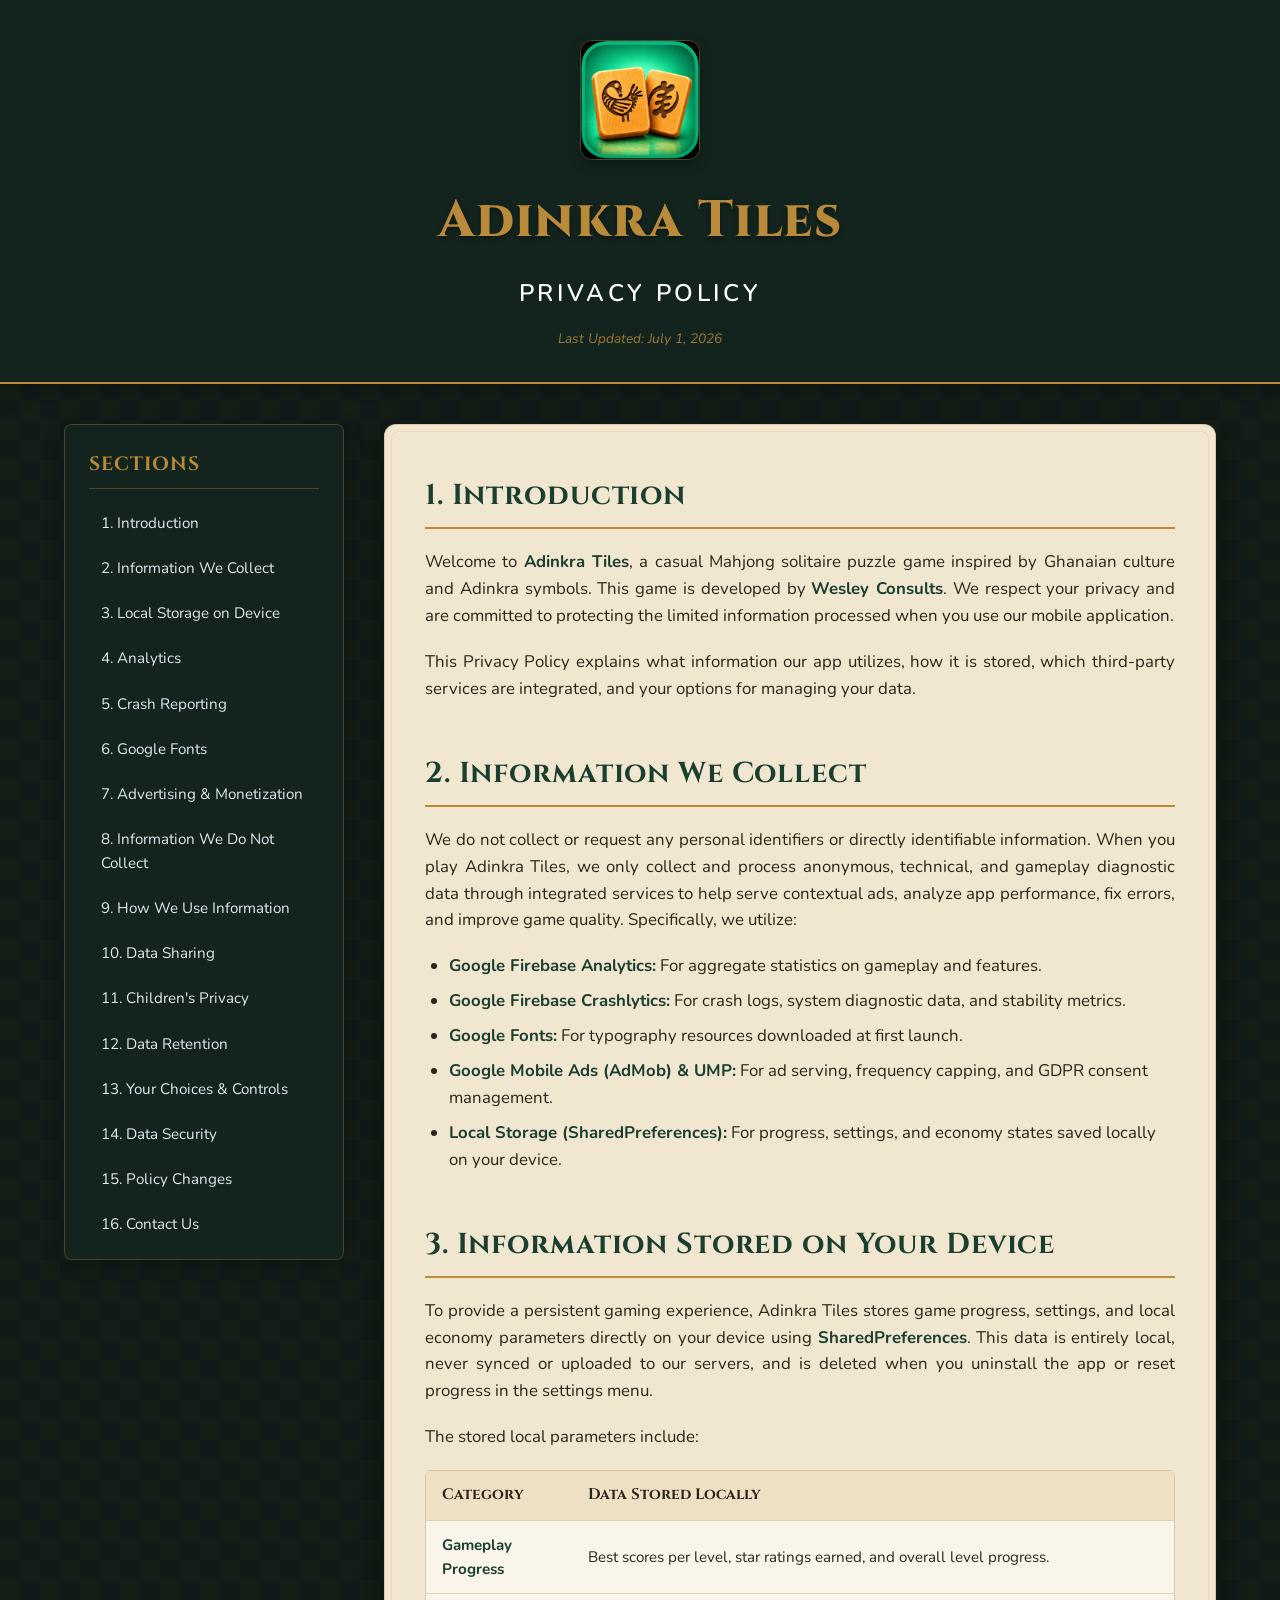
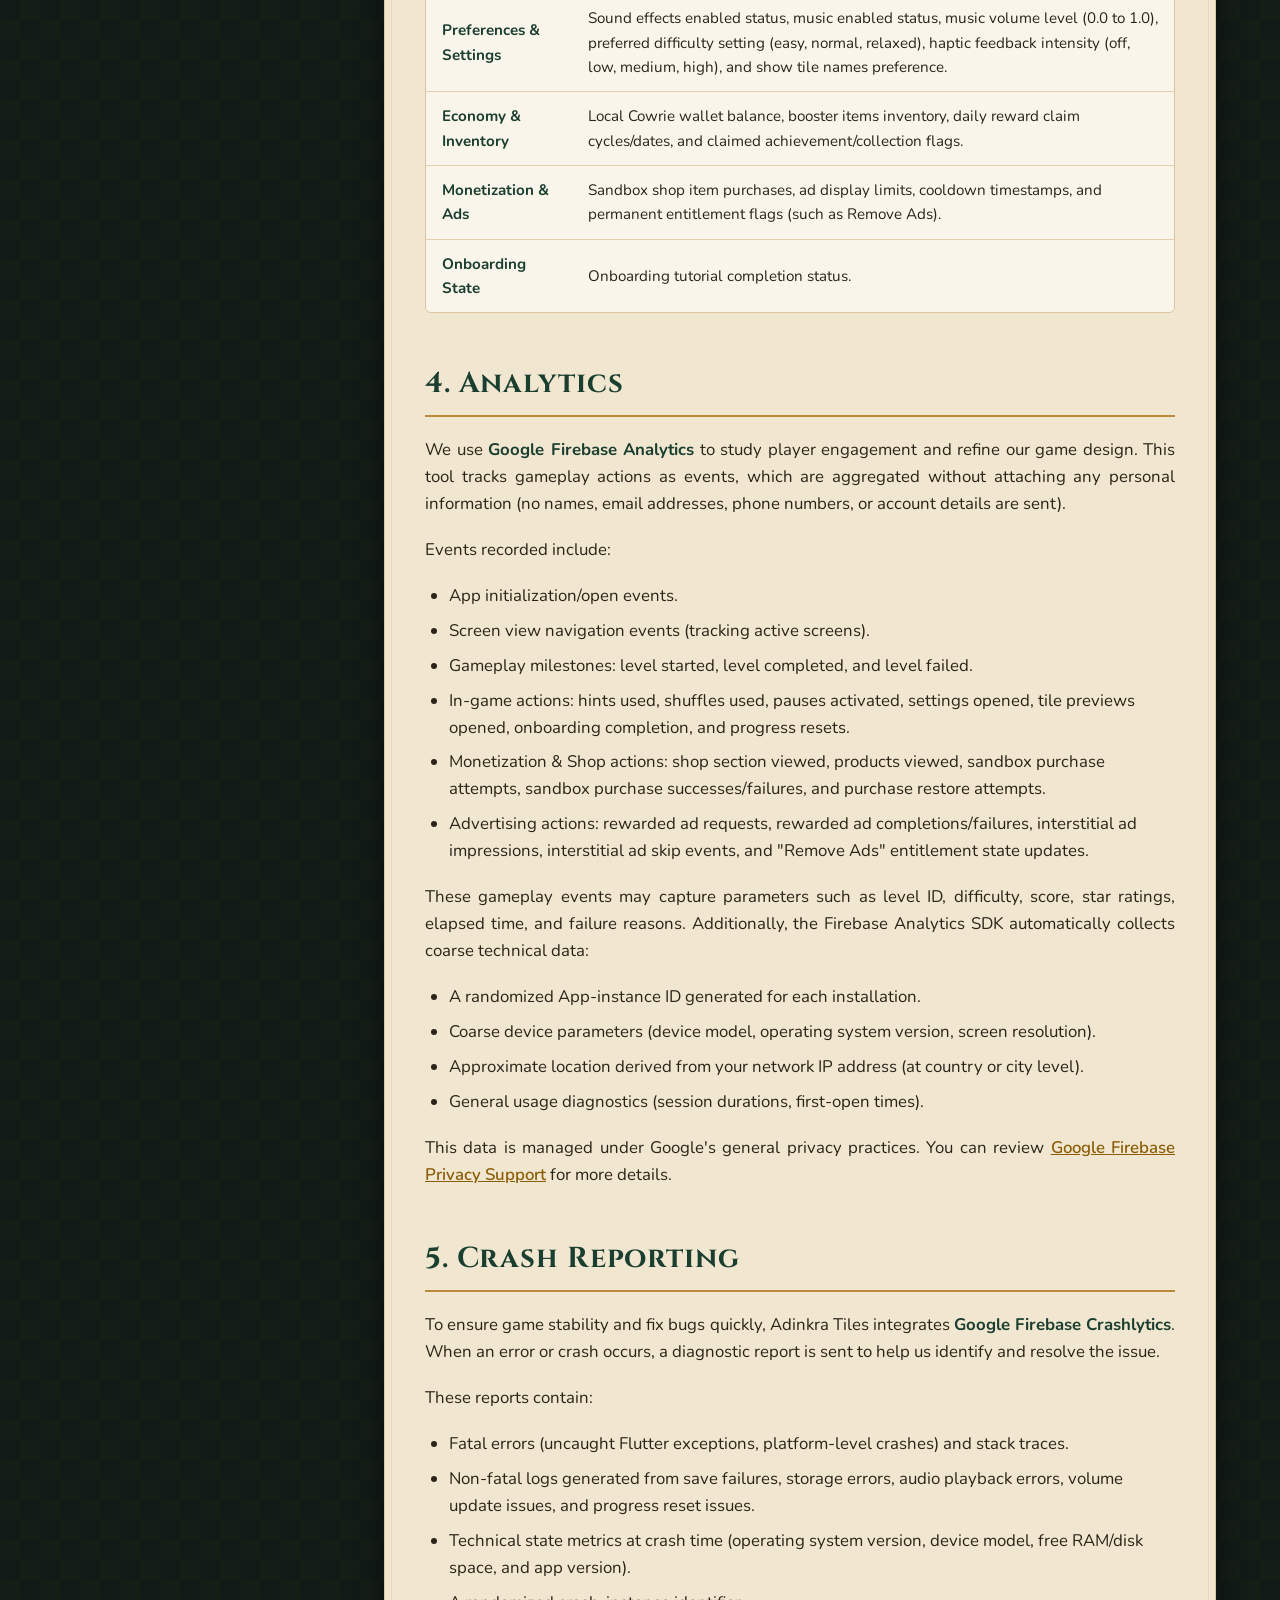
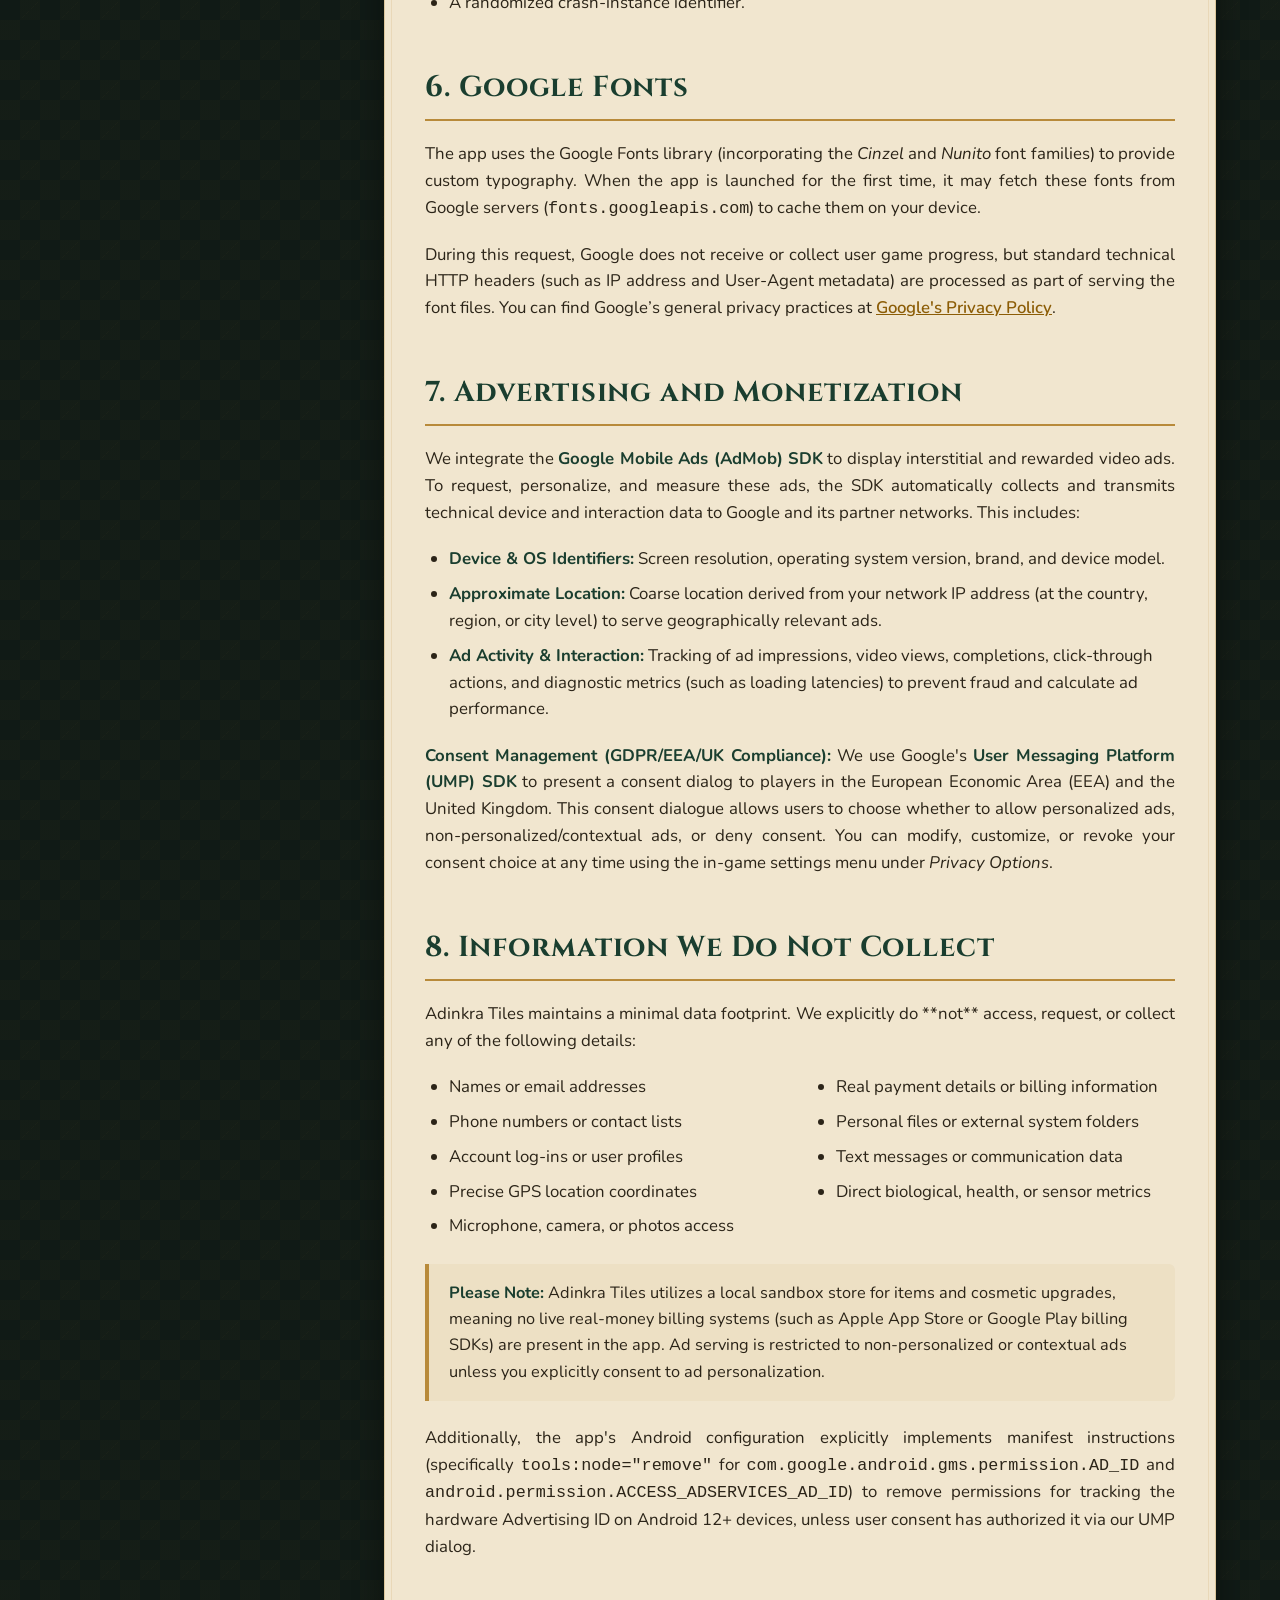
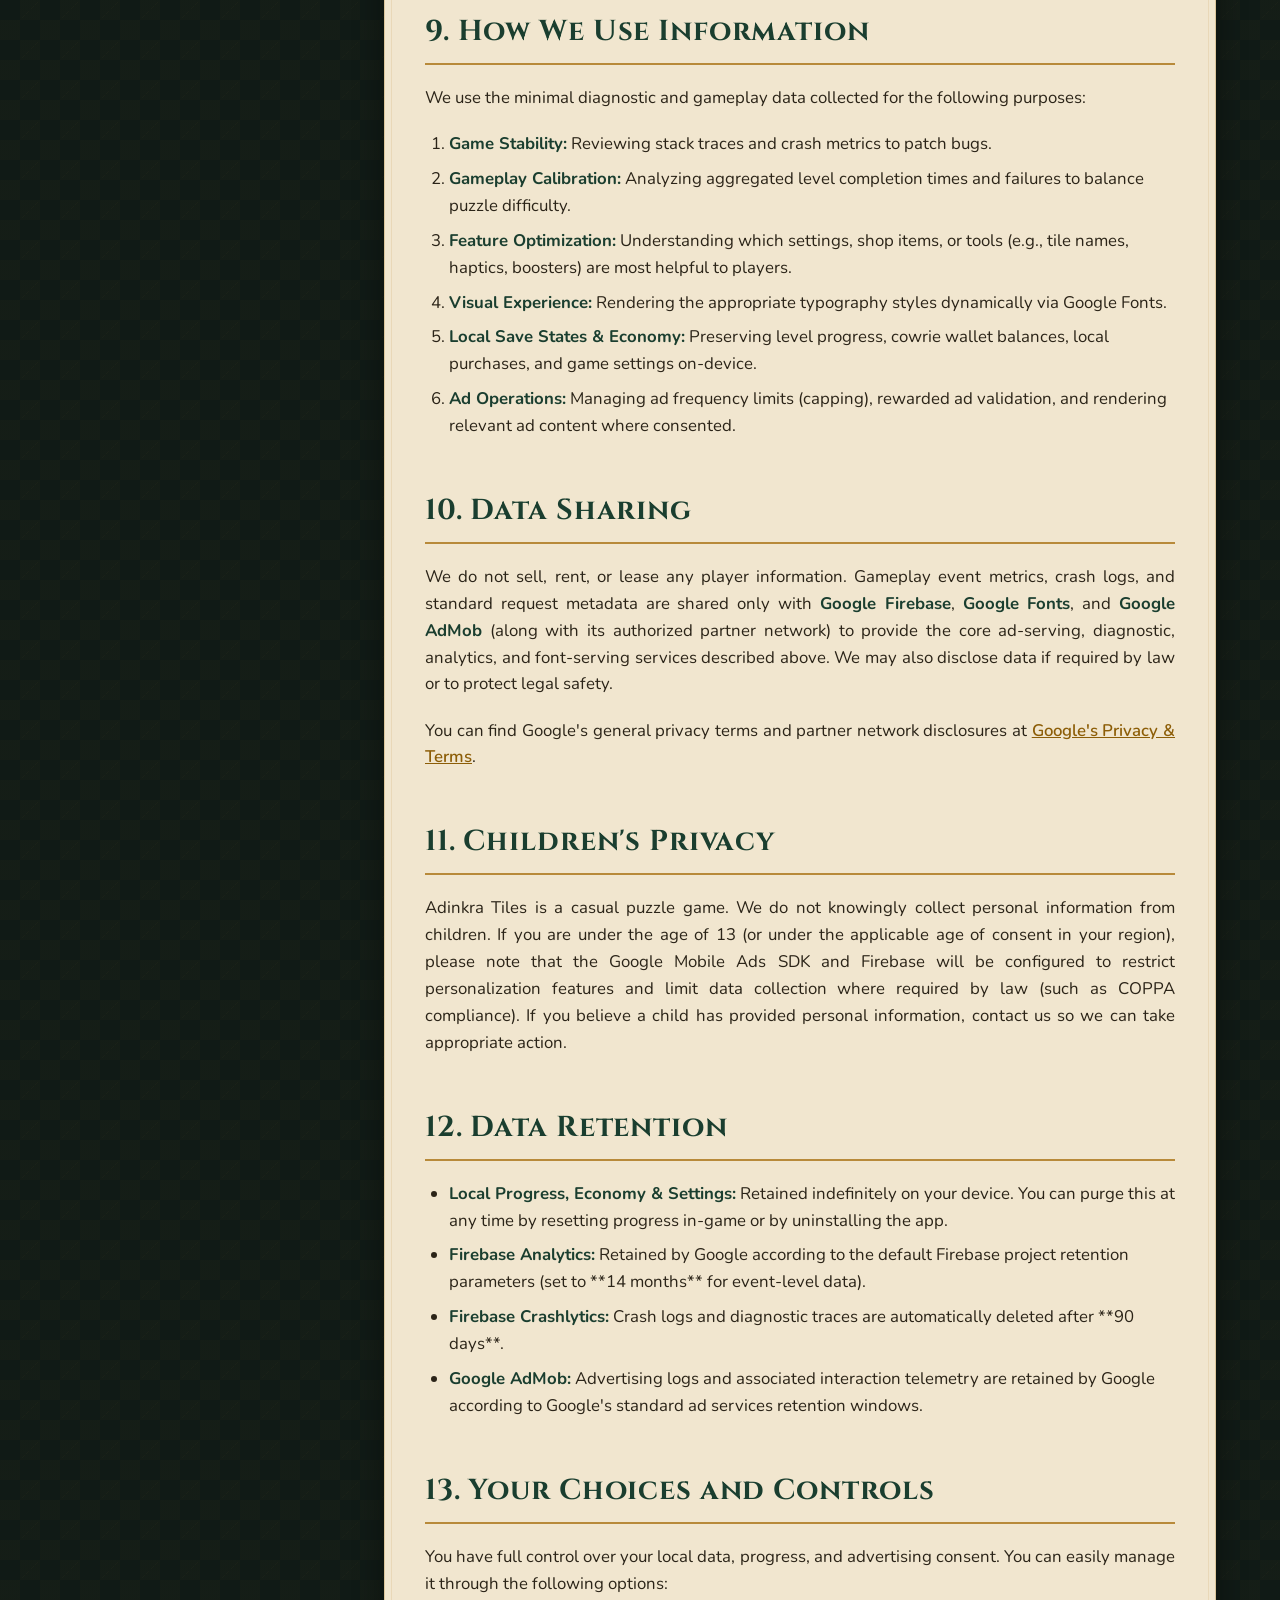
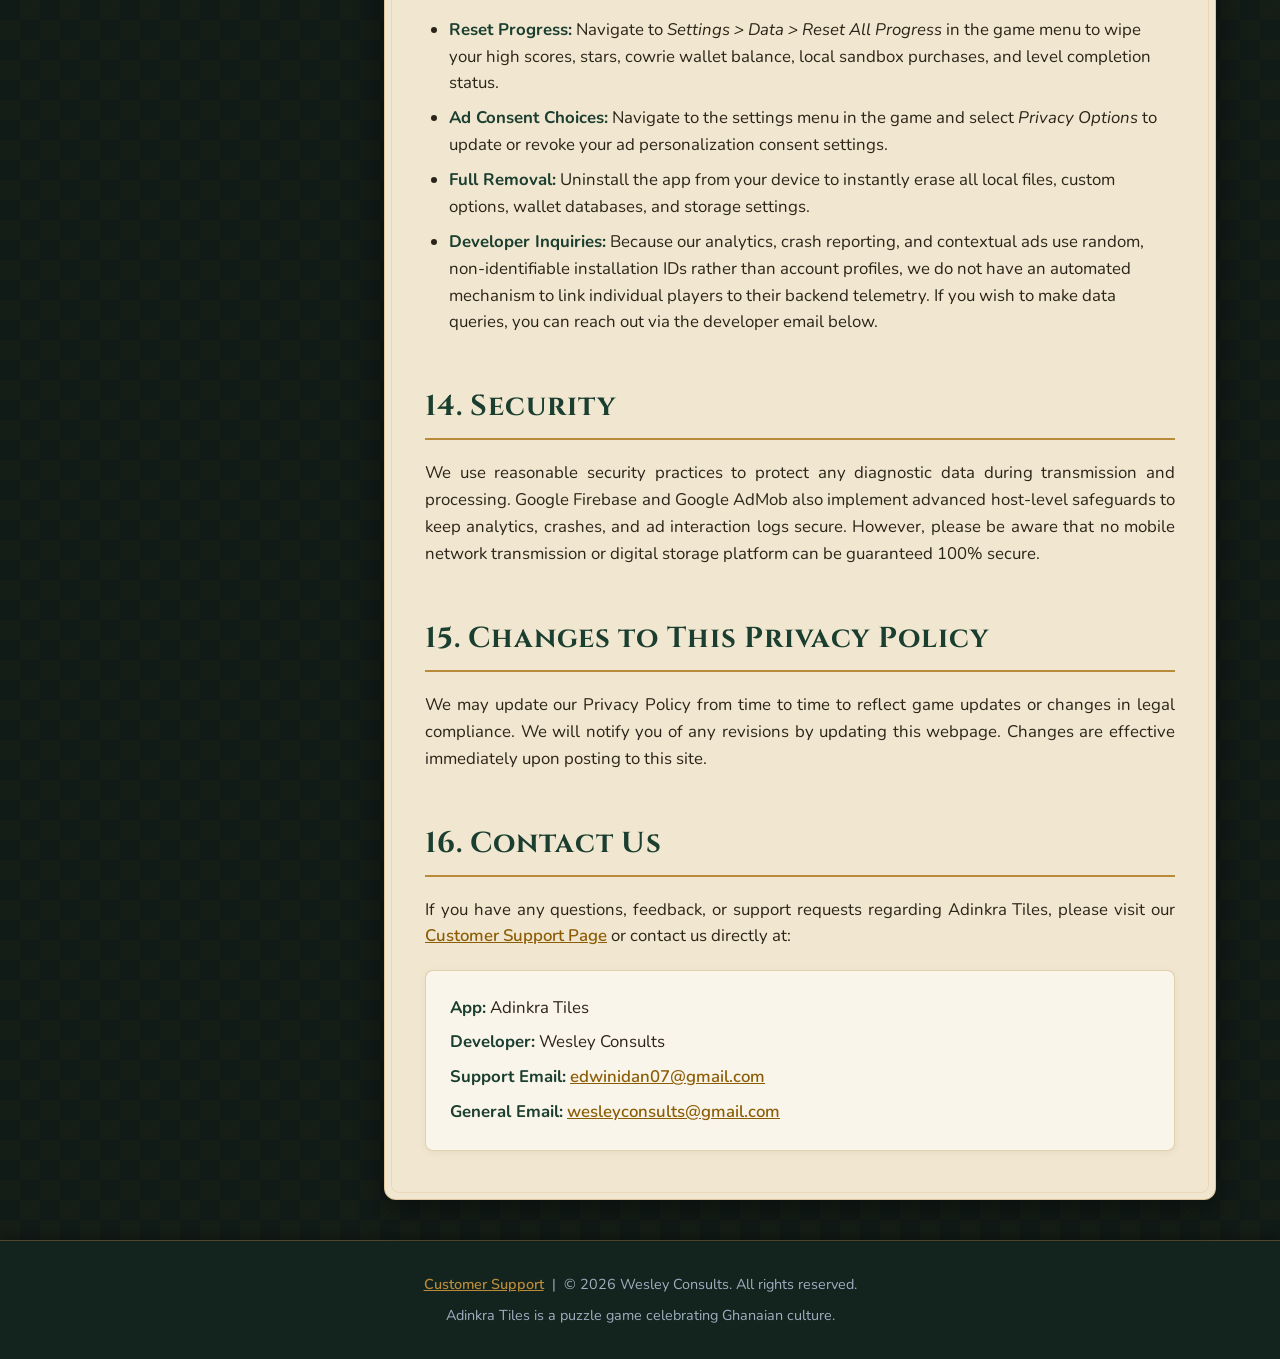
<file: public/index.html>
<!DOCTYPE html>
<html lang="en">
<head>
    <meta charset="UTF-8">
    <meta name="viewport" content="width=device-width, initial-scale=1.0">
    <title>Adinkra Tiles Privacy Policy</title>
    <meta name="description" content="Privacy Policy for Adinkra Tiles, a Ghanaian-inspired Mahjong solitaire puzzle game.">
    <!-- Google Fonts: Cinzel for headers and Nunito for readable body text -->
    <link rel="preconnect" href="https://fonts.googleapis.com">
    <link rel="preconnect" href="https://fonts.gstatic.com" crossorigin>
    <link href="https://fonts.googleapis.com/css2?family=Cinzel:wght@400;600;700;800&family=Nunito:ital,wght@0,300;0,400;0,600;0,700;1,400&display=swap" rel="stylesheet">
    <link rel="stylesheet" href="styles.css">
    <link rel="icon" type="image/png" href="adinkra%20tiles%20logo.png">
</head>
<body>

    <header class="app-header">
        <div class="header-container">
            <img src="adinkra tiles logo.png" alt="Adinkra Tiles Logo" class="app-logo" id="app-logo-img">
            <h1 class="app-title">Adinkra Tiles</h1>
            <p class="app-subtitle">Privacy Policy</p>
            <p class="last-updated">Last Updated: July 1, 2026</p>
        </div>
    </header>

    <div class="main-layout-container">
        <!-- Sidebar Navigation (Table of Contents) -->
        <aside class="sidebar-nav" id="table-of-contents">
            <h2 class="toc-title">Sections</h2>
            <nav class="toc-links">
                <a href="#section-1" class="toc-link" id="link-section-1">1. Introduction</a>
                <a href="#section-2" class="toc-link" id="link-section-2">2. Information We Collect</a>
                <a href="#section-3" class="toc-link" id="link-section-3">3. Local Storage on Device</a>
                <a href="#section-4" class="toc-link" id="link-section-4">4. Analytics</a>
                <a href="#section-5" class="toc-link" id="link-section-5">5. Crash Reporting</a>
                <a href="#section-6" class="toc-link" id="link-section-6">6. Google Fonts</a>
                <a href="#section-7" class="toc-link" id="link-section-7">7. Advertising & Monetization</a>
                <a href="#section-8" class="toc-link" id="link-section-8">8. Information We Do Not Collect</a>
                <a href="#section-9" class="toc-link" id="link-section-9">9. How We Use Information</a>
                <a href="#section-10" class="toc-link" id="link-section-10">10. Data Sharing</a>
                <a href="#section-11" class="toc-link" id="link-section-11">11. Children's Privacy</a>
                <a href="#section-12" class="toc-link" id="link-section-12">12. Data Retention</a>
                <a href="#section-13" class="toc-link" id="link-section-13">13. Your Choices & Controls</a>
                <a href="#section-14" class="toc-link" id="link-section-14">14. Data Security</a>
                <a href="#section-15" class="toc-link" id="link-section-15">15. Policy Changes</a>
                <a href="#section-16" class="toc-link" id="link-section-16">16. Contact Us</a>
                <a href="support.html" class="toc-link" id="link-external-support" style="border-inline-start: 2px solid var(--gold); margin-block-start: 1rem; padding-block: 0.5rem; font-weight: 700; color: var(--gold);">Customer Support &rarr;</a>
            </nav>
        </aside>

        <!-- Main Content Card -->
        <main class="content-card" id="privacy-content">
            <!-- Section 1: Introduction -->
            <section id="section-1" class="policy-section">
                <h2>1. Introduction</h2>
                <p>Welcome to <strong>Adinkra Tiles</strong>, a casual Mahjong solitaire puzzle game inspired by Ghanaian culture and Adinkra symbols. This game is developed by <strong>Wesley Consults</strong>. We respect your privacy and are committed to protecting the limited information processed when you use our mobile application.</p>
                <p>This Privacy Policy explains what information our app utilizes, how it is stored, which third-party services are integrated, and your options for managing your data.</p>
            </section>

            <!-- Section 2: Information We Collect -->
            <section id="section-2" class="policy-section">
                <h2>2. Information We Collect</h2>
                <p>We do not collect or request any personal identifiers or directly identifiable information. When you play Adinkra Tiles, we only collect and process anonymous, technical, and gameplay diagnostic data through integrated services to help serve contextual ads, analyze app performance, fix errors, and improve game quality. Specifically, we utilize:</p>
                <ul>
                    <li><strong>Google Firebase Analytics:</strong> For aggregate statistics on gameplay and features.</li>
                    <li><strong>Google Firebase Crashlytics:</strong> For crash logs, system diagnostic data, and stability metrics.</li>
                    <li><strong>Google Fonts:</strong> For typography resources downloaded at first launch.</li>
                    <li><strong>Google Mobile Ads (AdMob) &amp; UMP:</strong> For ad serving, frequency capping, and GDPR consent management.</li>
                    <li><strong>Local Storage (SharedPreferences):</strong> For progress, settings, and economy states saved locally on your device.</li>
                </ul>
            </section>

            <!-- Section 3: Information Stored on Your Device -->
            <section id="section-3" class="policy-section">
                <h2>3. Information Stored on Your Device</h2>
                <p>To provide a persistent gaming experience, Adinkra Tiles stores game progress, settings, and local economy parameters directly on your device using <strong>SharedPreferences</strong>. This data is entirely local, never synced or uploaded to our servers, and is deleted when you uninstall the app or reset progress in the settings menu.</p>
                <p>The stored local parameters include:</p>
                <div class="table-container">
                    <table>
                        <thead>
                            <tr>
                                <th>Category</th>
                                <th>Data Stored Locally</th>
                            </tr>
                        </thead>
                        <tbody>
                            <tr>
                                <td><strong>Gameplay Progress</strong></td>
                                <td>Best scores per level, star ratings earned, and overall level progress.</td>
                            </tr>
                            <tr>
                                <td><strong>Preferences &amp; Settings</strong></td>
                                <td>Sound effects enabled status, music enabled status, music volume level (0.0 to 1.0), preferred difficulty setting (easy, normal, relaxed), haptic feedback intensity (off, low, medium, high), and show tile names preference.</td>
                            </tr>
                            <tr>
                                <td><strong>Economy &amp; Inventory</strong></td>
                                <td>Local Cowrie wallet balance, booster items inventory, daily reward claim cycles/dates, and claimed achievement/collection flags.</td>
                            </tr>
                            <tr>
                                <td><strong>Monetization &amp; Ads</strong></td>
                                <td>Sandbox shop item purchases, ad display limits, cooldown timestamps, and permanent entitlement flags (such as Remove Ads).</td>
                            </tr>
                            <tr>
                                <td><strong>Onboarding State</strong></td>
                                <td>Onboarding tutorial completion status.</td>
                            </tr>
                        </tbody>
                    </table>
                </div>
            </section>

            <!-- Section 4: Analytics -->
            <section id="section-4" class="policy-section">
                <h2>4. Analytics</h2>
                <p>We use <strong>Google Firebase Analytics</strong> to study player engagement and refine our game design. This tool tracks gameplay actions as events, which are aggregated without attaching any personal information (no names, email addresses, phone numbers, or account details are sent).</p>
                <p>Events recorded include:</p>
                <ul>
                    <li>App initialization/open events.</li>
                    <li>Screen view navigation events (tracking active screens).</li>
                    <li>Gameplay milestones: level started, level completed, and level failed.</li>
                    <li>In-game actions: hints used, shuffles used, pauses activated, settings opened, tile previews opened, onboarding completion, and progress resets.</li>
                    <li>Monetization &amp; Shop actions: shop section viewed, products viewed, sandbox purchase attempts, sandbox purchase successes/failures, and purchase restore attempts.</li>
                    <li>Advertising actions: rewarded ad requests, rewarded ad completions/failures, interstitial ad impressions, interstitial ad skip events, and "Remove Ads" entitlement state updates.</li>
                </ul>
                <p>These gameplay events may capture parameters such as level ID, difficulty, score, star ratings, elapsed time, and failure reasons. Additionally, the Firebase Analytics SDK automatically collects coarse technical data:</p>
                <ul>
                    <li>A randomized App-instance ID generated for each installation.</li>
                    <li>Coarse device parameters (device model, operating system version, screen resolution).</li>
                    <li>Approximate location derived from your network IP address (at country or city level).</li>
                    <li>General usage diagnostics (session durations, first-open times).</li>
                </ul>
                <p>This data is managed under Google's general privacy practices. You can review <a href="https://firebase.google.com/support/privacy" target="_blank" rel="noopener noreferrer" id="link-external-firebase-privacy-1">Google Firebase Privacy Support</a> for more details.</p>
            </section>

            <!-- Section 5: Crash Reporting -->
            <section id="section-5" class="policy-section">
                <h2>5. Crash Reporting</h2>
                <p>To ensure game stability and fix bugs quickly, Adinkra Tiles integrates <strong>Google Firebase Crashlytics</strong>. When an error or crash occurs, a diagnostic report is sent to help us identify and resolve the issue.</p>
                <p>These reports contain:</p>
                <ul>
                    <li>Fatal errors (uncaught Flutter exceptions, platform-level crashes) and stack traces.</li>
                    <li>Non-fatal logs generated from save failures, storage errors, audio playback errors, volume update issues, and progress reset issues.</li>
                    <li>Technical state metrics at crash time (operating system version, device model, free RAM/disk space, and app version).</li>
                    <li>A randomized crash-instance identifier.</li>
                </ul>
            </section>

            <!-- Section 6: Google Fonts -->
            <section id="section-6" class="policy-section">
                <h2>6. Google Fonts</h2>
                <p>The app uses the Google Fonts library (incorporating the <em>Cinzel</em> and <em>Nunito</em> font families) to provide custom typography. When the app is launched for the first time, it may fetch these fonts from Google servers (<code>fonts.googleapis.com</code>) to cache them on your device.</p>
                <p>During this request, Google does not receive or collect user game progress, but standard technical HTTP headers (such as IP address and User-Agent metadata) are processed as part of serving the font files. You can find Google’s general privacy practices at <a href="https://policies.google.com/privacy" target="_blank" rel="noopener noreferrer" id="link-external-google-privacy">Google's Privacy Policy</a>.</p>
            </section>

            <!-- Section 7: Advertising and Monetization -->
            <section id="section-7" class="policy-section">
                <h2>7. Advertising and Monetization</h2>
                <p>We integrate the <strong>Google Mobile Ads (AdMob) SDK</strong> to display interstitial and rewarded video ads. To request, personalize, and measure these ads, the SDK automatically collects and transmits technical device and interaction data to Google and its partner networks. This includes:</p>
                <ul>
                    <li><strong>Device &amp; OS Identifiers:</strong> Screen resolution, operating system version, brand, and device model.</li>
                    <li><strong>Approximate Location:</strong> Coarse location derived from your network IP address (at the country, region, or city level) to serve geographically relevant ads.</li>
                    <li><strong>Ad Activity &amp; Interaction:</strong> Tracking of ad impressions, video views, completions, click-through actions, and diagnostic metrics (such as loading latencies) to prevent fraud and calculate ad performance.</li>
                </ul>
                <p><strong>Consent Management (GDPR/EEA/UK Compliance):</strong> We use Google's <strong>User Messaging Platform (UMP) SDK</strong> to present a consent dialog to players in the European Economic Area (EEA) and the United Kingdom. This consent dialogue allows users to choose whether to allow personalized ads, non-personalized/contextual ads, or deny consent. You can modify, customize, or revoke your consent choice at any time using the in-game settings menu under <em>Privacy Options</em>.</p>
            </section>

            <!-- Section 8: Information We Do Not Collect -->
            <section id="section-8" class="policy-section">
                <h2>8. Information We Do Not Collect</h2>
                <p>Adinkra Tiles maintains a minimal data footprint. We explicitly do **not** access, request, or collect any of the following details:</p>
                <div class="grid-columns">
                    <ul>
                        <li>Names or email addresses</li>
                        <li>Phone numbers or contact lists</li>
                        <li>Account log-ins or user profiles</li>
                        <li>Precise GPS location coordinates</li>
                        <li>Microphone, camera, or photos access</li>
                    </ul>
                    <ul>
                        <li>Real payment details or billing information</li>
                        <li>Personal files or external system folders</li>
                        <li>Text messages or communication data</li>
                        <li>Direct biological, health, or sensor metrics</li>
                    </ul>
                </div>
                <div class="alert-box">
                    <strong>Please Note:</strong> Adinkra Tiles utilizes a local sandbox store for items and cosmetic upgrades, meaning no live real-money billing systems (such as Apple App Store or Google Play billing SDKs) are present in the app. Ad serving is restricted to non-personalized or contextual ads unless you explicitly consent to ad personalization.
                </div>
                <p>Additionally, the app's Android configuration explicitly implements manifest instructions (specifically <code>tools:node="remove"</code> for <code>com.google.android.gms.permission.AD_ID</code> and <code>android.permission.ACCESS_ADSERVICES_AD_ID</code>) to remove permissions for tracking the hardware Advertising ID on Android 12+ devices, unless user consent has authorized it via our UMP dialog.</p>
            </section>

            <!-- Section 9: How We Use Information -->
            <section id="section-9" class="policy-section">
                <h2>9. How We Use Information</h2>
                <p>We use the minimal diagnostic and gameplay data collected for the following purposes:</p>
                <ol>
                    <li><strong>Game Stability:</strong> Reviewing stack traces and crash metrics to patch bugs.</li>
                    <li><strong>Gameplay Calibration:</strong> Analyzing aggregated level completion times and failures to balance puzzle difficulty.</li>
                    <li><strong>Feature Optimization:</strong> Understanding which settings, shop items, or tools (e.g., tile names, haptics, boosters) are most helpful to players.</li>
                    <li><strong>Visual Experience:</strong> Rendering the appropriate typography styles dynamically via Google Fonts.</li>
                    <li><strong>Local Save States &amp; Economy:</strong> Preserving level progress, cowrie wallet balances, local purchases, and game settings on-device.</li>
                    <li><strong>Ad Operations:</strong> Managing ad frequency limits (capping), rewarded ad validation, and rendering relevant ad content where consented.</li>
                </ol>
            </section>

            <!-- Section 10: Data Sharing -->
            <section id="section-10" class="policy-section">
                <h2>10. Data Sharing</h2>
                <p>We do not sell, rent, or lease any player information. Gameplay event metrics, crash logs, and standard request metadata are shared only with <strong>Google Firebase</strong>, <strong>Google Fonts</strong>, and <strong>Google AdMob</strong> (along with its authorized partner network) to provide the core ad-serving, diagnostic, analytics, and font-serving services described above. We may also disclose data if required by law or to protect legal safety.</p>
                <p>You can find Google's general privacy terms and partner network disclosures at <a href="https://policies.google.com/privacy" target="_blank" rel="noopener noreferrer" id="link-external-google-privacy-sharing">Google's Privacy &amp; Terms</a>.</p>
            </section>

            <!-- Section 11: Children's Privacy -->
            <section id="section-11" class="policy-section">
                <h2>11. Children's Privacy</h2>
                <p>Adinkra Tiles is a casual puzzle game. We do not knowingly collect personal information from children. If you are under the age of 13 (or under the applicable age of consent in your region), please note that the Google Mobile Ads SDK and Firebase will be configured to restrict personalization features and limit data collection where required by law (such as COPPA compliance). If you believe a child has provided personal information, contact us so we can take appropriate action.</p>
            </section>

            <!-- Section 12: Data Retention -->
            <section id="section-12" class="policy-section">
                <h2>12. Data Retention</h2>
                <ul>
                    <li><strong>Local Progress, Economy &amp; Settings:</strong> Retained indefinitely on your device. You can purge this at any time by resetting progress in-game or by uninstalling the app.</li>
                    <li><strong>Firebase Analytics:</strong> Retained by Google according to the default Firebase project retention parameters (set to **14 months** for event-level data).</li>
                    <li><strong>Firebase Crashlytics:</strong> Crash logs and diagnostic traces are automatically deleted after **90 days**.</li>
                    <li><strong>Google AdMob:</strong> Advertising logs and associated interaction telemetry are retained by Google according to Google's standard ad services retention windows.</li>
                </ul>
            </section>

            <!-- Section 13: Your Choices and Controls -->
            <section id="section-13" class="policy-section">
                <h2>13. Your Choices and Controls</h2>
                <p>You have full control over your local data, progress, and advertising consent. You can easily manage it through the following options:</p>
                <ul>
                    <li><strong>Reset Progress:</strong> Navigate to <em>Settings > Data > Reset All Progress</em> in the game menu to wipe your high scores, stars, cowrie wallet balance, local sandbox purchases, and level completion status.</li>
                    <li><strong>Ad Consent Choices:</strong> Navigate to the settings menu in the game and select <em>Privacy Options</em> to update or revoke your ad personalization consent settings.</li>
                    <li><strong>Full Removal:</strong> Uninstall the app from your device to instantly erase all local files, custom options, wallet databases, and storage settings.</li>
                    <li><strong>Developer Inquiries:</strong> Because our analytics, crash reporting, and contextual ads use random, non-identifiable installation IDs rather than account profiles, we do not have an automated mechanism to link individual players to their backend telemetry. If you wish to make data queries, you can reach out via the developer email below.</li>
                </ul>
            </section>

            <!-- Section 14: Security -->
            <section id="section-14" class="policy-section">
                <h2>14. Security</h2>
                <p>We use reasonable security practices to protect any diagnostic data during transmission and processing. Google Firebase and Google AdMob also implement advanced host-level safeguards to keep analytics, crashes, and ad interaction logs secure. However, please be aware that no mobile network transmission or digital storage platform can be guaranteed 100% secure.</p>
            </section>

            <!-- Section 15: Changes to This Privacy Policy -->
            <section id="section-15" class="policy-section">
                <h2>15. Changes to This Privacy Policy</h2>
                <p>We may update our Privacy Policy from time to time to reflect game updates or changes in legal compliance. We will notify you of any revisions by updating this webpage. Changes are effective immediately upon posting to this site.</p>
            </section>

            <!-- Section 16: Contact Us -->
            <section id="section-16" class="policy-section">
                <h2>16. Contact Us</h2>
                <p>If you have any questions, feedback, or support requests regarding Adinkra Tiles, please visit our <a href="support.html" id="link-contact-support-page">Customer Support Page</a> or contact us directly at:</p>
                <div class="contact-card">
                    <p><strong>App:</strong> Adinkra Tiles</p>
                    <p><strong>Developer:</strong> Wesley Consults</p>
                    <p><strong>Support Email:</strong> <a href="mailto:edwinidan07@gmail.com" id="link-contact-support-email">edwinidan07@gmail.com</a></p>
                    <p><strong>General Email:</strong> <a href="mailto:wesleyconsults@gmail.com" id="link-contact-email">wesleyconsults@gmail.com</a></p>
                </div>
            </section>
        </main>
    </div>

    <footer class="app-footer">
        <div class="footer-container">
            <p><a href="support.html" style="color: var(--gold); text-decoration: underline; font-weight: 600;" id="link-footer-support">Customer Support</a> &nbsp;|&nbsp; &copy; 2026 Wesley Consults. All rights reserved.</p>
            <p>Adinkra Tiles is a puzzle game celebrating Ghanaian culture.</p>
        </div>
    </footer>

</body>
</html>
</file>
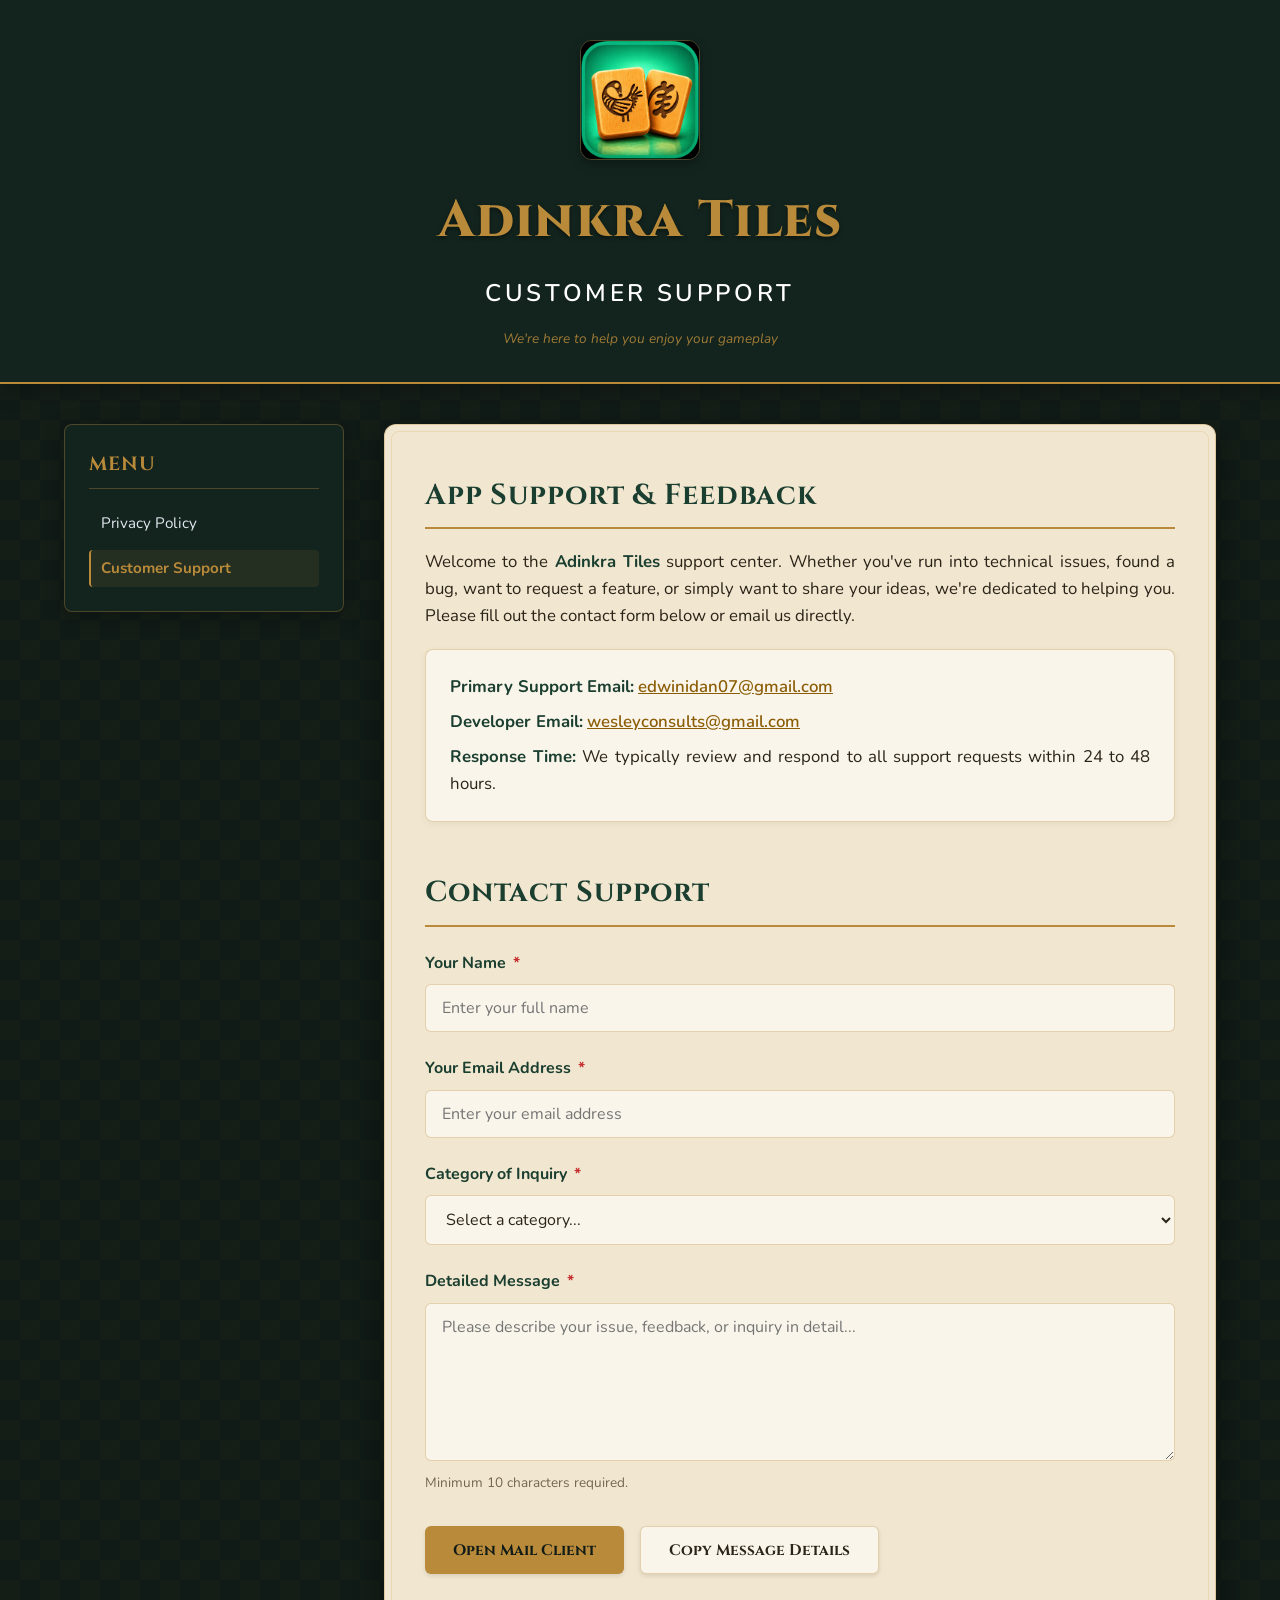
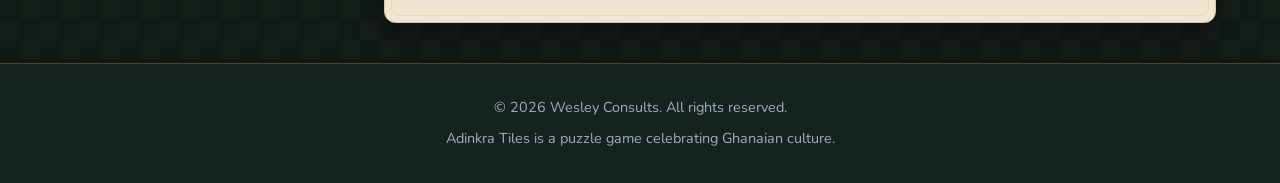
<file: public/support.html>
<!DOCTYPE html>
<html lang="en">
<head>
    <meta charset="UTF-8">
    <meta name="viewport" content="width=device-width, initial-scale=1.0">
    <title>Adinkra Tiles Support & Feedback</title>
    <meta name="description" content="App Support and feedback portal for Adinkra Tiles, a Ghanaian-inspired Mahjong solitaire puzzle game. Contact us here.">
    <!-- Google Fonts: Cinzel for headers and Nunito for readable body text -->
    <link rel="preconnect" href="https://fonts.googleapis.com">
    <link rel="preconnect" href="https://fonts.gstatic.com" crossorigin>
    <link href="https://fonts.googleapis.com/css2?family=Cinzel:wght@400;600;700;800&family=Nunito:ital,wght@0,300;0,400;0,600;0,700;1,400&display=swap" rel="stylesheet">
    <link rel="stylesheet" href="styles.css">
    <link rel="icon" type="image/png" href="adinkra%20tiles%20logo.png">
</head>
<body>

    <header class="app-header">
        <div class="header-container">
            <a href="index.html" style="text-decoration: none; color: inherit; display: contents;" id="link-header-home">
                <img src="adinkra tiles logo.png" alt="Adinkra Tiles Logo" class="app-logo" id="app-logo-img">
                <h1 class="app-title">Adinkra Tiles</h1>
            </a>
            <p class="app-subtitle">Customer Support</p>
            <p class="last-updated">We're here to help you enjoy your gameplay</p>
        </div>
    </header>

    <div class="main-layout-container">
        <!-- Sidebar Navigation -->
        <aside class="sidebar-nav" id="navigation-sidebar">
            <h2 class="toc-title">Menu</h2>
            <nav class="toc-links">
                <a href="index.html" class="toc-link" id="link-menu-privacy">Privacy Policy</a>
                <a href="support.html" class="toc-link active" id="link-menu-support">Customer Support</a>
            </nav>
        </aside>

        <!-- Main Content Card -->
        <main class="content-card" id="support-content">
            <!-- Section 1: Introduction -->
            <section class="policy-section">
                <h2>App Support &amp; Feedback</h2>
                <p>Welcome to the <strong>Adinkra Tiles</strong> support center. Whether you've run into technical issues, found a bug, want to request a feature, or simply want to share your ideas, we're dedicated to helping you. Please fill out the contact form below or email us directly.</p>
                
                <div class="contact-card">
                    <p><strong>Primary Support Email:</strong> <a href="mailto:edwinidan07@gmail.com" id="link-primary-email">edwinidan07@gmail.com</a></p>
                    <p><strong>Developer Email:</strong> <a href="mailto:wesleyconsults@gmail.com" id="link-secondary-email">wesleyconsults@gmail.com</a></p>
                    <p><strong>Response Time:</strong> We typically review and respond to all support requests within 24 to 48 hours.</p>
                </div>
            </section>

            <!-- Section 2: Contact Form -->
            <section class="policy-section">
                <h2>Contact Support</h2>
                <form id="support-form" class="support-form-layout">
                    <div class="form-group">
                        <label for="user-name">Your Name <span class="required-indicator">*</span></label>
                        <input type="text" id="user-name" name="name" autocomplete="name" required placeholder="Enter your full name">
                    </div>

                    <div class="form-group">
                        <label for="user-email">Your Email Address <span class="required-indicator">*</span></label>
                        <input type="email" id="user-email" name="email" autocomplete="email" required placeholder="Enter your email address">
                    </div>

                    <div class="form-group">
                        <label for="issue-category">Category of Inquiry <span class="required-indicator">*</span></label>
                        <select id="issue-category" name="category" required>
                            <option value="" disabled selected>Select a category...</option>
                            <option value="Technical Support">Technical Support / Bug Report</option>
                            <option value="Gameplay Question">Gameplay or Level Inquiries</option>
                            <option value="Save & Progress">Save States / Local Progress Issues</option>
                            <option value="Feedback & Suggestions">Feedback &amp; Suggestions</option>
                            <option value="General Inquiry">General Inquiry</option>
                        </select>
                    </div>

                    <div class="form-group">
                        <label for="message">Detailed Message <span class="required-indicator">*</span></label>
                        <textarea id="message" name="message" required minlength="10" placeholder="Please describe your issue, feedback, or inquiry in detail..." rows="6"></textarea>
                        <span id="char-counter" class="hint">Minimum 10 characters required.</span>
                    </div>

                    <div class="alert-box support-info-box" id="feedback-alert" style="display: none;">
                        <!-- Status/Success/Error message will be dynamically injected here -->
                    </div>

                    <div class="form-actions">
                        <button type="submit" id="submit-button" class="btn btn-primary">
                            <span class="btn-text">Open Mail Client</span>
                        </button>
                        <button type="button" id="copy-button" class="btn btn-secondary">
                            <span class="btn-text">Copy Message Details</span>
                        </button>
                    </div>
                </form>
            </section>
        </main>
    </div>

    <footer class="app-footer">
        <div class="footer-container">
            <p>&copy; 2026 Wesley Consults. All rights reserved.</p>
            <p>Adinkra Tiles is a puzzle game celebrating Ghanaian culture.</p>
        </div>
    </footer>

    <!-- Client-side Logic for Form Submission and Mailto generation -->
    <script>
        document.addEventListener('DOMContentLoaded', () => {
            const form = document.getElementById('support-form');
            const messageInput = document.getElementById('message');
            const charCounter = document.getElementById('char-counter');
            const feedbackAlert = document.getElementById('feedback-alert');
            const copyButton = document.getElementById('copy-button');
            const submitButton = document.getElementById('submit-button');

            // Live character counter logic
            messageInput.addEventListener('input', () => {
                const len = messageInput.value.length;
                if (len < 10) {
                    charCounter.textContent = `${10 - len} more character${10 - len === 1 ? '' : 's'} required.`;
                    charCounter.style.color = '#C53030';
                } else {
                    charCounter.textContent = `${len} characters entered.`;
                    charCounter.style.color = 'var(--text-muted)';
                }
            });

            // Show feedback utility
            function showFeedback(message, type) {
                feedbackAlert.className = `alert-box support-info-box ${type}`;
                feedbackAlert.innerHTML = message;
                feedbackAlert.style.display = 'block';
                feedbackAlert.scrollIntoView({ behavior: 'smooth', block: 'nearest' });
            }

            // Construct structured message block
            function buildEmailContent() {
                const name = document.getElementById('user-name').value.trim();
                const email = document.getElementById('user-email').value.trim();
                const category = document.getElementById('issue-category').value;
                const message = messageInput.value.trim();

                const text = `Adinkra Tiles Support Request\n` +
                             `============================\n` +
                             `Developer: Wesley Consults\n` +
                             `Date: ${new Date().toLocaleDateString()}\n` +
                             `----------------------------\n` +
                             `Sender Name: ${name}\n` +
                             `Sender Email: ${email}\n` +
                             `Category: ${category}\n` +
                             `----------------------------\n` +
                             `Message details:\n` +
                             `${message}\n\n` +
                             `----------------------------\n` +
                             `Sent via Adinkra Tiles Support Page`;
                return { name, email, category, message, formattedText: text };
            }

            // Form Submit / Mailto logic
            form.addEventListener('submit', (e) => {
                e.preventDefault();

                if (!form.checkValidity()) {
                    showFeedback('<strong>Please correct the form errors:</strong> Fill in all required fields.', 'error');
                    return;
                }

                const data = buildEmailContent();
                const primaryRecipient = 'edwinidan07@gmail.com';
                const secondaryRecipient = 'wesleyconsults@gmail.com';
                
                // Construct mailto link
                const subject = encodeURIComponent(`Adinkra Tiles Support: [${data.category}] from ${data.name}`);
                const body = encodeURIComponent(data.formattedText);
                
                // Primary to edwinidan07@gmail.com and CC/BCC to secondary
                const mailtoLink = `mailto:${primaryRecipient}?cc=${secondaryRecipient}&subject=${subject}&body=${body}`;
                
                // Attempt to open email client
                window.location.href = mailtoLink;

                showFeedback(
                    `<strong>Email Client Launched!</strong> We have opened your device's default email client. <br>` +
                    `If it did not launch automatically, you can send an email to <a href="mailto:${primaryRecipient}">${primaryRecipient}</a> with the details copied using the <strong>Copy Message Details</strong> button below.`, 
                    'success'
                );
            });

            // Clipboard Copy logic
            copyButton.addEventListener('click', () => {
                const name = document.getElementById('user-name').value.trim();
                const email = document.getElementById('user-email').value.trim();
                const category = document.getElementById('issue-category').value;
                const message = messageInput.value.trim();

                if (!name || !email || !category || message.length < 10) {
                    showFeedback('<strong>Validation Error:</strong> Please fill in all fields (with at least 10 characters in the message) before copying.', 'error');
                    return;
                }

                const data = buildEmailContent();

                navigator.clipboard.writeText(data.formattedText)
                    .then(() => {
                        const originalText = copyButton.querySelector('.btn-text').textContent;
                        copyButton.querySelector('.btn-text').textContent = 'Copied!';
                        copyButton.style.backgroundColor = '#E6FFFA';
                        copyButton.style.borderColor = '#319795';
                        
                        setTimeout(() => {
                            copyButton.querySelector('.btn-text').textContent = originalText;
                            copyButton.style.backgroundColor = '';
                            copyButton.style.borderColor = '';
                        }, 2500);

                        showFeedback('<strong>Copied to clipboard!</strong> You can now paste the formatted details directly into your email client.', 'success');
                    })
                    .catch(err => {
                        // Fallback text area for older devices/browsers
                        const textArea = document.createElement('textarea');
                        textArea.value = data.formattedText;
                        textArea.style.position = 'fixed';
                        textArea.style.left = '-9999px';
                        document.body.appendChild(textArea);
                        textArea.select();
                        try {
                            document.execCommand('copy');
                            showFeedback('<strong>Copied to clipboard (fallback)!</strong> You can now paste the details directly into your email.', 'success');
                        } catch (copyErr) {
                            showFeedback('<strong>Copy Failed:</strong> Please select and copy the text manually from the alert box.', 'error');
                        }
                        document.body.removeChild(textArea);
                    });
            });
        });
    </script>
</body>
</html>
</file>
<file: public/styles.css>
/* Core Design System Tokens */
:root {
    --bg-color: #101A16;
    --bg-accent: #13241E;
    --card-color: #F1E6CF;
    --card-accent: #EDE0C4;
    --text-primary: #2B2418;
    --text-muted: #74664E;
    --gold: #B88A3A;
    --gold-glow: rgba(184, 138, 58, 0.15);
    --border-color: rgba(184, 138, 58, 0.35);
    --border-hover: rgba(184, 138, 58, 0.65);
    --font-heading: 'Cinzel', serif;
    --font-body: 'Nunito', sans-serif;
    --shadow-soft: 0 4px 20px rgba(0, 0, 0, 0.25);
    --shadow-card: 0 10px 30px rgba(0, 0, 0, 0.4);
}

/* Reset and Global Styles */
*, *::before, *::after {
    box-sizing: border-box;
    margin: 0;
    padding: 0;
}

html {
    scroll-behavior: smooth;
    scrollbar-color: var(--gold) var(--bg-color);
    scrollbar-width: thin;
}

body {
    font-family: var(--font-body);
    background-color: var(--bg-color);
    color: #FFFFFF; /* Base body color for layout */
    line-height: 1.6;
    min-block-size: 100dvb;
    display: flex;
    flex-direction: column;
    overflow-x: hidden;
    position: relative;

    /* Subtle Ghanaian Kente-inspired background pattern */
    background-image: 
        linear-gradient(45deg, rgba(184, 138, 58, 0.03) 25%, transparent 25%), 
        linear-gradient(-45deg, rgba(184, 138, 58, 0.03) 25%, transparent 25%), 
        linear-gradient(45deg, transparent 75%, rgba(184, 138, 58, 0.03) 75%), 
        linear-gradient(-45deg, transparent 75%, rgba(184, 138, 58, 0.03) 75%);
    background-size: 40px 40px;
    background-position: 0 0, 0 20px, 20px -20px, -20px 0px;
}

/* Typography elements */
h1, h2, h3, h4 {
    font-family: var(--font-heading);
    letter-spacing: 0.03em;
}

/* Header Section */
.app-header {
    background-color: var(--bg-accent);
    border-bottom: 2px solid var(--gold);
    padding-block: 2.5rem 2rem;
    text-align: center;
    position: relative;
    box-shadow: var(--shadow-soft);
}

.header-container {
    max-inline-size: 800px;
    margin-inline: auto;
    padding-inline: 1.5rem;
    display: flex;
    flex-direction: column;
    align-items: center;
    gap: 0.75rem;
}

.app-logo {
    max-block-size: 120px;
    inline-size: auto;
    margin-block-end: 0.5rem;
    border-radius: 12px;
    border: 1px solid var(--border-color);
    box-shadow: 0 4px 12px rgba(0, 0, 0, 0.3);
    transition: transform 0.3s ease, border-color 0.3s ease;
}

.app-logo:hover {
    transform: scale(1.03);
    border-color: var(--gold);
}

.app-title {
    font-size: clamp(2rem, 5vw, 3.2rem);
    color: var(--gold);
    font-weight: 800;
    text-shadow: 0 2px 4px rgba(0, 0, 0, 0.5);
}

.app-subtitle {
    font-size: clamp(1.1rem, 2.5vw, 1.5rem);
    color: #FFFFFF;
    text-transform: uppercase;
    letter-spacing: 0.15em;
    font-weight: 600;
}

.last-updated {
    font-size: 0.85rem;
    color: var(--gold);
    opacity: 0.85;
    margin-block-start: 0.25rem;
    font-style: italic;
}

/* Main Layout Container */
.main-layout-container {
    max-inline-size: 1200px;
    margin-inline: auto;
    padding: 2.5rem 1.5rem;
    display: grid;
    grid-template-columns: 280px 1fr;
    gap: 2.5rem;
    align-items: start;
    flex: 1 0 auto;
}

/* Sticky Sidebar (Table of Contents) */
.sidebar-nav {
    position: sticky;
    top: 2rem;
    background-color: var(--bg-accent);
    border: 1px solid var(--border-color);
    border-radius: 8px;
    padding: 1.5rem;
    box-shadow: var(--shadow-soft);
    max-block-size: calc(100dvb - 4rem);
    overflow-y: auto;
}

.toc-title {
    font-size: 1.2rem;
    color: var(--gold);
    border-bottom: 1px solid var(--border-color);
    padding-block-end: 0.5rem;
    margin-block-end: 1rem;
    text-transform: uppercase;
    letter-spacing: 0.05em;
}

.toc-links {
    display: flex;
    flex-direction: column;
    gap: 0.5rem;
}

.toc-link {
    color: #E2E8F0;
    text-decoration: none;
    font-size: 0.95rem;
    padding: 0.4rem 0.6rem;
    border-radius: 4px;
    transition: all 0.2s ease;
    border-inline-start: 2px solid transparent;
}

.toc-link:hover,
.toc-link:focus-visible {
    background-color: rgba(184, 138, 58, 0.1);
    color: var(--gold);
    border-inline-start-color: var(--gold);
}

.toc-link:focus-visible {
    outline: 2px solid var(--gold);
    outline-offset: 2px;
}

/* Main Content Card (Parchment Style) */
.content-card {
    background-color: var(--card-color);
    color: var(--text-primary);
    border: 1px solid var(--border-color);
    border-radius: 12px;
    padding: 3rem 2.5rem;
    box-shadow: var(--shadow-card);
    position: relative;
    overflow: hidden;
}

/* Content Card Decorative Ghanaian Corners */
.content-card::before {
    content: '';
    position: absolute;
    inset: 6px;
    border: 1px solid rgba(184, 138, 58, 0.15);
    pointer-events: none;
    border-radius: 8px;
}

.policy-section {
    margin-block-end: 3rem;
}

.policy-section:last-of-type {
    margin-block-end: 0;
}

.policy-section h2 {
    font-size: clamp(1.4rem, 3.5vw, 1.8rem);
    color: #1A3E2F; /* Dark Teal/Green for heading */
    border-bottom: 2px solid var(--gold);
    padding-block-end: 0.5rem;
    margin-block-end: 1.25rem;
    font-weight: 700;
}

.policy-section p {
    margin-block-end: 1.2rem;
    font-size: 1.05rem;
    text-align: justify;
    color: var(--text-primary);
}

.policy-section p:last-child {
    margin-block-end: 0;
}

.policy-section ul,
.policy-section ol {
    margin-block-start: 0.5rem;
    margin-block-end: 1.2rem;
    padding-inline-start: 1.5rem;
}

.policy-section li {
    margin-block-end: 0.5rem;
    font-size: 1.05rem;
}

.policy-section li:last-child {
    margin-block-end: 0;
}

.policy-section strong {
    color: #1A3E2F;
}

/* Links inside policy card */
.policy-section a {
    color: #8C5D07;
    text-decoration: underline;
    font-weight: 600;
    transition: color 0.2s ease;
}

.policy-section a:hover,
.policy-section a:focus-visible {
    color: var(--gold);
}

.policy-section a:focus-visible {
    outline: 2px solid var(--gold);
    outline-offset: 1px;
}

/* Local storage table decoration */
.table-container {
    overflow-x: auto;
    margin-block-end: 1.5rem;
    border: 1px solid var(--border-color);
    border-radius: 6px;
}

table {
    inline-size: 100%;
    border-collapse: collapse;
    font-size: 0.95rem;
    background-color: #FAF5EA;
}

th, td {
    padding: 0.75rem 1rem;
    text-align: left;
    border-bottom: 1px solid var(--border-color);
}

th {
    background-color: var(--card-accent);
    font-family: var(--font-heading);
    color: var(--text-primary);
    font-weight: 700;
}

tr:last-child td {
    border-bottom: none;
}

/* Double columns info grid */
.grid-columns {
    display: grid;
    grid-template-columns: repeat(auto-fit, minmax(250px, 1fr));
    gap: 1.5rem;
    margin-block-end: 1.2rem;
}

.grid-columns ul {
    margin-block: 0;
}

/* Custom Warning Alert Box */
.alert-box {
    background-color: var(--card-accent);
    border-inline-start: 4px solid var(--gold);
    padding: 1rem 1.25rem;
    margin-block: 1.5rem;
    border-radius: 0 6px 6px 0;
    font-size: 1.02rem !important;
}

/* Contact Info Area */
.contact-card {
    background-color: #FAF5EA;
    border: 1px solid var(--border-color);
    border-radius: 8px;
    padding: 1.5rem;
    margin-block-start: 1rem;
    box-shadow: 0 2px 8px rgba(0, 0, 0, 0.05);
}

.contact-card p {
    margin-block-end: 0.5rem !important;
}

.contact-card p:last-child {
    margin-block-end: 0 !important;
}

/* Footer Section */
.app-footer {
    background-color: var(--bg-accent);
    color: #A0AEC0;
    padding-block: 2rem;
    text-align: center;
    border-top: 1px solid var(--border-color);
    box-shadow: 0 -4px 10px rgba(0, 0, 0, 0.25);
    margin-block-start: auto;
}

.footer-container {
    max-inline-size: 800px;
    margin-inline: auto;
    padding-inline: 1.5rem;
    display: flex;
    flex-direction: column;
    gap: 0.5rem;
}

.app-footer p {
    font-size: 0.9rem;
}

/* Form Layout & Fields styling */
.support-form-layout {
    display: flex;
    flex-direction: column;
    gap: 1.5rem;
    margin-block-start: 1.5rem;
}

.form-group {
    display: flex;
    flex-direction: column;
    gap: 0.5rem;
}

.form-group label {
    font-size: 1rem;
    font-weight: 700;
    color: #1A3E2F;
    display: inline-block;
}

.required-indicator {
    color: #C53030;
    margin-inline-start: 0.2rem;
}

.form-group input[type="text"],
.form-group input[type="email"],
.form-group select,
.form-group textarea {
    background-color: #FAF5EA;
    border: 1px solid var(--border-color);
    border-radius: 6px;
    color: var(--text-primary);
    font-family: var(--font-body);
    font-size: 1rem;
    padding: 0.75rem 1rem;
    transition: border-color 0.2s ease, box-shadow 0.2s ease;
    inline-size: 100%;
    min-block-size: 48px;
    box-sizing: border-box;
}

.form-group textarea {
    min-block-size: 120px;
    resize: vertical;
}

.form-group input:focus,
.form-group select:focus,
.form-group textarea:focus {
    border-color: var(--gold);
    box-shadow: 0 0 0 3px var(--gold-glow);
    outline: none;
}

.hint {
    font-size: 0.85rem;
    color: var(--text-muted);
    margin-block-start: 0.2rem;
}

.form-actions {
    display: flex;
    flex-wrap: wrap;
    gap: 1rem;
    margin-block-start: 0.5rem;
}

/* Button Styling */
.btn {
    font-family: var(--font-heading);
    font-size: 0.95rem;
    font-weight: 700;
    padding: 0.8rem 1.75rem;
    border-radius: 6px;
    cursor: pointer;
    transition: background-color 0.2s ease, border-color 0.2s ease, transform 0.1s ease;
    display: inline-flex;
    align-items: center;
    justify-content: center;
    text-align: center;
    border: none;
    box-shadow: 0 2px 4px rgba(0, 0, 0, 0.1);
    min-block-size: 48px;
}

.btn:active {
    transform: scale(0.98);
}

.btn-primary {
    background-color: var(--gold);
    color: #101A16;
}

.btn-primary:hover,
.btn-primary:focus-visible {
    background-color: #9C722D;
    outline: 2px solid var(--gold);
    outline-offset: 2px;
}

.btn-secondary {
    background-color: #FAF5EA;
    color: var(--text-primary);
    border: 1px solid var(--border-color);
}

.btn-secondary:hover,
.btn-secondary:focus-visible {
    background-color: var(--card-accent);
    border-color: var(--gold);
    outline: 2px solid var(--gold);
    outline-offset: 2px;
}

.support-info-box {
    margin-block: 0;
}

.support-info-box.success {
    background-color: #E6FFFA;
    border-inline-start-color: #319795;
    color: #234E52;
}

.support-info-box.error {
    background-color: #FFF5F5;
    border-inline-start-color: #E53E3E;
    color: #742A2A;
}

/* Active sidebar link */
.toc-link.active {
    background-color: rgba(184, 138, 58, 0.1);
    color: var(--gold);
    border-inline-start-color: var(--gold);
    font-weight: 700;
}

/* Responsive Breakpoints */
@media (max-width: 900px) {
    .main-layout-container {
        grid-template-columns: 1fr;
        gap: 1.5rem;
        padding-block: 1.5rem;
    }

    .sidebar-nav {
        position: relative;
        top: 0;
        max-block-size: none;
        overflow-y: visible;
        padding: 1rem;
    }

    .toc-title {
        font-size: 1rem;
        margin-block-end: 0.75rem;
    }

    /* Horizontal scrollbar of links on mobile view */
    .toc-links {
        flex-direction: row;
        overflow-x: auto;
        white-space: nowrap;
        padding-block-end: 0.5rem;
        scrollbar-width: thin;
        -webkit-overflow-scrolling: touch;
        gap: 0.4rem;
    }

    .toc-link {
        border-inline-start: none;
        border: 1px solid var(--border-color);
        background-color: rgba(255, 255, 255, 0.05);
        padding: 0.4rem 0.8rem;
        border-radius: 20px;
        font-size: 0.85rem;
    }

    .toc-link:hover,
    .toc-link:focus-visible {
        border-color: var(--gold);
        background-color: rgba(184, 138, 58, 0.2);
    }
}

@media (max-width: 600px) {
    .app-header {
        padding-block: 1.5rem 1.25rem;
    }

    .app-logo {
        max-block-size: 90px;
    }

    .content-card {
        padding: 1.75rem 1.25rem;
    }

    .policy-section h2 {
        padding-block-end: 0.3rem;
        margin-block-end: 1rem;
    }

    .policy-section p, 
    .policy-section li {
        font-size: 0.98rem;
    }

    .contact-card {
        padding: 1rem;
    }
}
</file>
